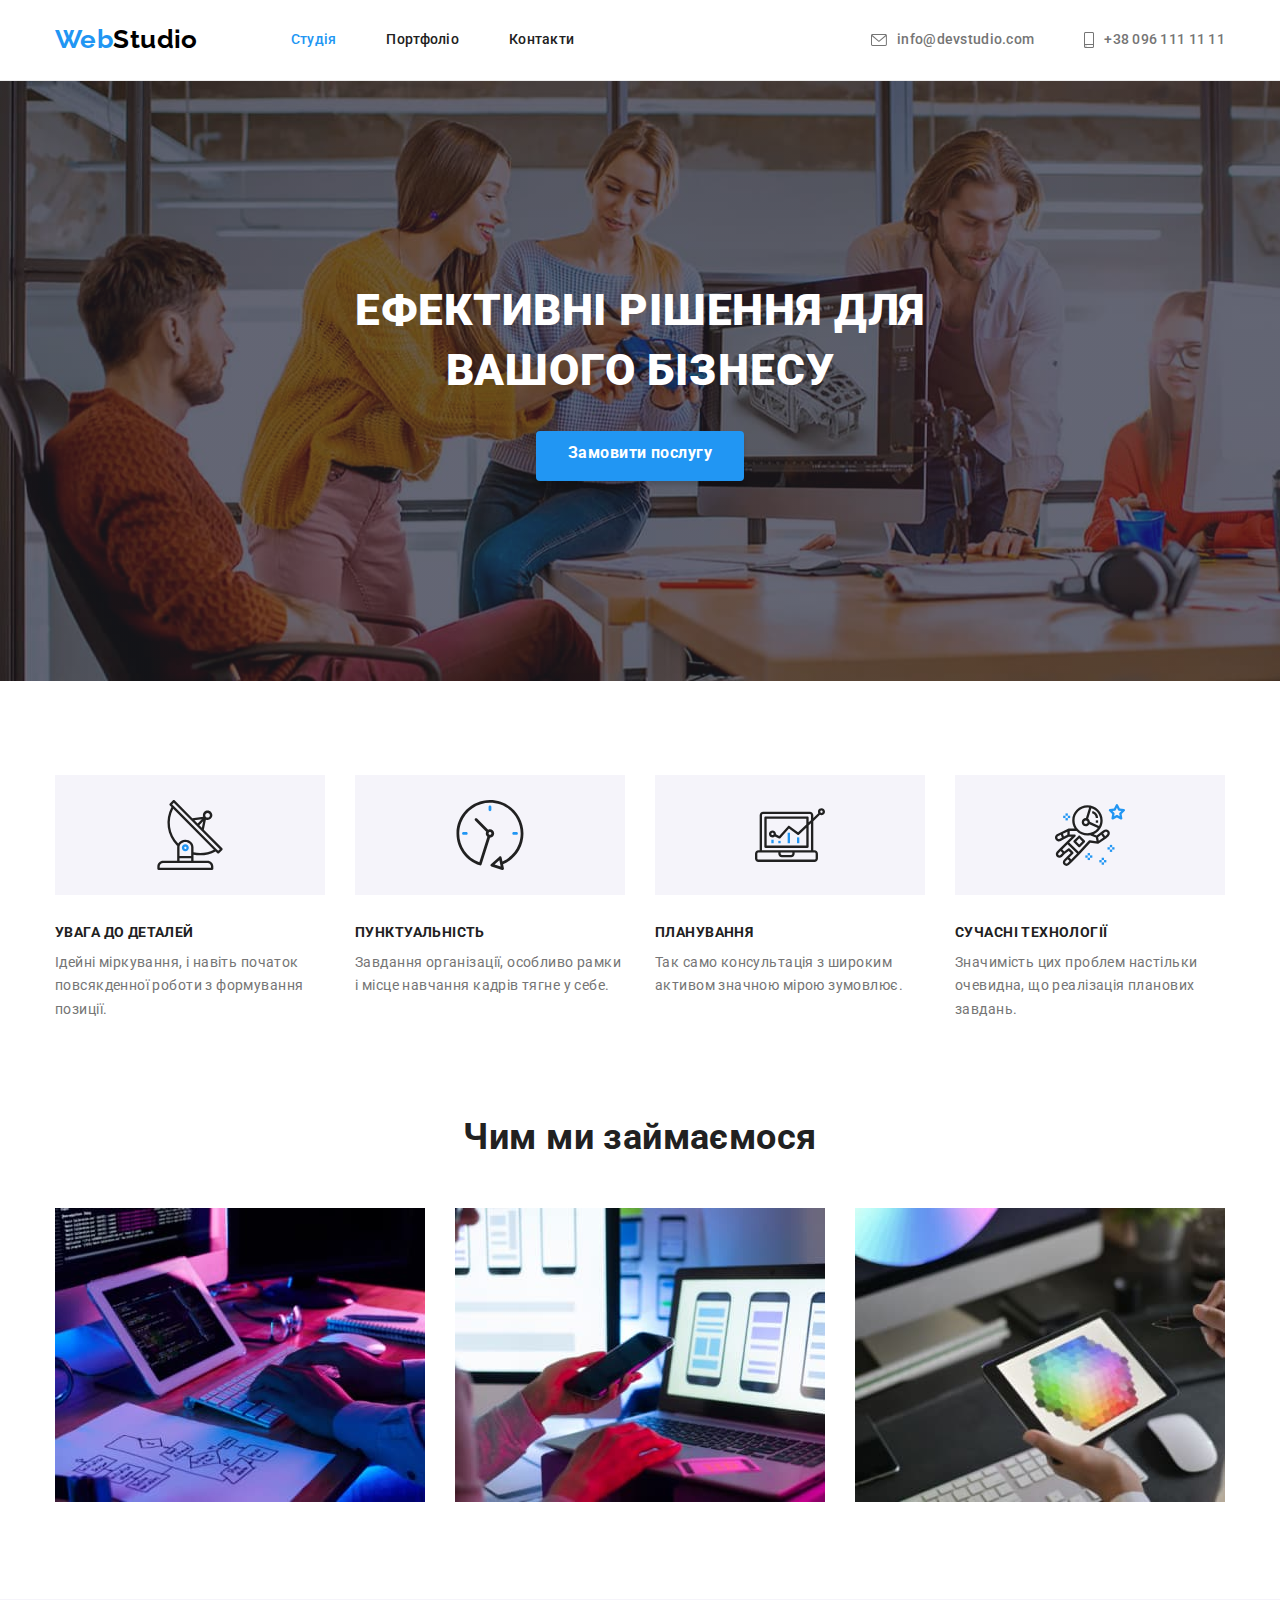
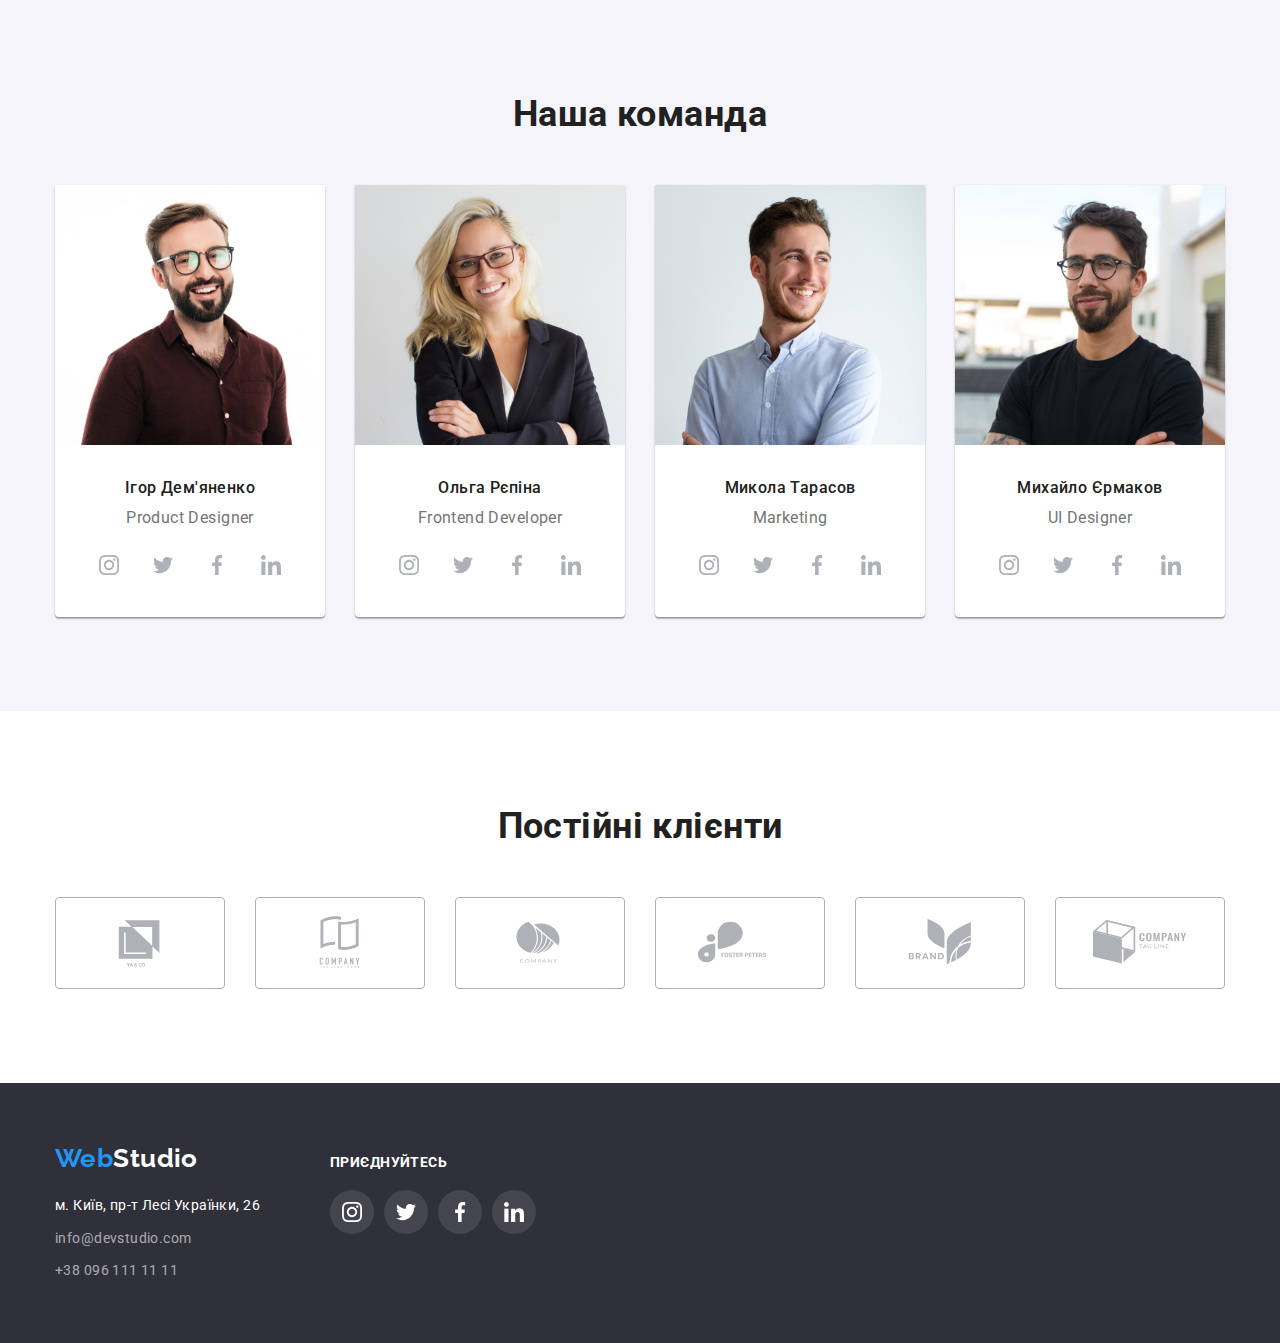
<file: index.html>
<!DOCTYPE html>
<html lang="uk">
<head>
    <meta charset="UTF-8">
    <meta http-equiv="X-UA-Compatible" content="IE=edge">
    <meta name="viewport" content="width=device-width, initial-scale=1.0">
    <link rel="preconnect" href="https://fonts.googleapis.com">
    <link rel="preconnect" href="https://fonts.gstatic.com" crossorigin>
    <link href="https://fonts.googleapis.com/css2?family=Raleway:wght@700&family=Roboto:wght@400;500;700;900&display=swap"
    rel="stylesheet">
    <link rel="stylesheet" href="https://cdnjs.cloudflare.com/ajax/libs/modern-normalize/1.1.0/modern-normalize.min.css">
    <link rel="stylesheet" href="./css/style.css">
    <title>Студiя</title>
           
</head>
<body>
    <!-- Шапка -->
<header class="header">
    <div class="container main-nav">
        <a href="" lang="en" class="logo"><span class="logo-span">Web</span>Studio</a>
        <nav>
            <ul class="site-nav">
                <li class="nav-item">
                    <a href="" class="link current">Студія</a>
                </li>
                <li class="nav-item">
                    <a href="./portfolio.html" class="link">Портфоліо</a>
                </li>
                <li class="nav-item">
                    <a href="" class="link">Контакти</a>
                </li>
            </ul>
        </nav>
            <ul class="contacts">
                <li class="contacts-item">
                    <a href="mailto:info@devstudio.com" class="link">
                        <svg class="icons" width="16" height="12">
                            <use href="./images/icons.svg#icon-envelope"></use>
                        </svg>
                        info@devstudio.com
                    </a>
                </li>
                <li class="contacts-item">
                    <a href="tel:+380961111111" class="link">
                        <svg class="icons" width="10" height="16">
                            <use href="./images/icons.svg#icon-phone"></use>
                        </svg>
                        +38 096 111 11 11
                    </a>
                </li>
            </ul>
    </div>
</header>
<main>
    <!-- Герой -->
    <section class="hero">
        <h1 class="hero-title">
            Ефективні рішення для вашого бізнесу
        </h1>
        <button type="button" class="hero button">Замовити послугу</button>
    </section>

    <!-- Особливості -->
    <section class="section features">
        <div class="container">
            <!-- <h2>Наші особливості</h2> -->
            <ul class="features-list">
                <li class="item antenna">
                    <h3 class="section-title">
                        Увага до деталей
                    </h3>
                    <p class="section-text">
                        Ідейні міркування, і навіть початок повсякденної роботи з формування позиції.
                    </p>
                </li>
                <li class="item clock">
                    <h3 class="section-title">
                        Пунктуальність
                    </h3>
                    <p class="section-text">
                        Завдання організації, особливо рамки і місце навчання кадрів тягне у себе.
                    </p>
                </li>
                <li class="item diagram">
                    <h3 class="section-title">
                        Планування
                    </h3>
                    <p class="section-text">
                        Так само консультація з широким активом значною мірою зумовлює.
                    </p>
                </li>
                <li class="item astronaut">
                    <h3 class="section-title">
                        Сучасні технології
                    </h3>
                    <p class="section-text">
                        Значимість цих проблем настільки очевидна, що реалізація планових завдань.
                    </p>
                </li>
            </ul>
        </div>
    </section>
    <!-- Чим ми займаємося -->
    <section class="section work">
        <div class="container">
            <h2 class="section-title">
                Чим ми займаємося
            </h2>
            <ul class="work-list">
                <li class="work-item">
                    <img src="./images/box1.jpg" alt="Разробка сайтів" width="370">
                </li>
                <li class="work-item">
                    <img src="./images/box2.jpg" alt="Мобільні додатки" width="370">
                </li>
                <li class="work-item">
                    <img src="./images/box.jpg" alt="Дизайн сайтів" width="370">
                </li>
            </ul>
        </div>
    </section>
    <!-- Наша команда -->
<section class="section team">
    <div class="container main-team">
            <h2 class="section-title">Наша команда</h2>
            <ul class="team-content">
                <li class="card">
                    <img src="./images/photo1.jpg" alt="Фото продакт-дизайнера" width="270" class="team-img">
                    <div class="signature">
                        <h3 class="section-title name">Ігор Дем'яненко</h3>
                        <p lang="en" class="section-text">Product Designer</p>
                        <ul class="social links">
                            <li>
                                <a href="https://instagram.com" class="logo-links" aria-label="Instagram link">
                                    <svg class="link-icon" width="20" height="20">
                                        <use href="./images/icons.svg#icon-instagram"></use>
                                    </svg>
                                </a>
                            </li>
                            <li>
                                <a href="https://twitter/com" class="logo-links" aria-label="Twitter link">
                                    <svg class="link-icon" width="20" height="20">
                                        <use href="./images/icons.svg#icon-twitter"></use>
                                    </svg>
                                </a>
                            </li>
                            <li>
                                <a href="https://facebook.com" class="logo-links" aria-label="Facebook link">
                                    <svg class="link-icon" width="20" height="20">
                                        <use href="./images/icons.svg#icon-facebook"></use>
                                    </svg>
                                </a>
                            </li>
                            <li>
                                <a href="https://linkedln.com" class="logo-links" aria-label="Linkedln link">
                                    <svg class="link-icon" width="20" height="20">   
                                        <use href="./images/icons.svg#icon-linkedin"></use>
                                    </svg>
                                </a>
                            </li>
                        </ul>
                    </div>
                    <li class="card">
                    <img src="./images/photo2.jpg" alt="Фото фронтенд розробника" width="270" class="team-img">
                    <div class="signature">
                        <h3 class="section-title name">Ольга Рєпіна</h3>
                        <p lang="en" class="section-text">Frontend Developer</p>
                        <ul class="social links">
                            <li class="links">
                                <a href="https://instagram.com" class="logo-links" aria-label="Instagram link">
                                    <svg class="link-icon" width="20" height="20">
                                        <use href="./images/icons.svg#icon-instagram"></use>
                                    </svg>
                                </a>
                            </li>
                            <li class="links">
                                <a href="https://twitter/com" class="logo-links" aria-label="Twitter link">
                                    <svg class="link-icon" width="20" height="20">
                                        <use href="./images/icons.svg#icon-twitter"></use>
                                    </svg>
                                </a>
                            </li>
                            <li class="links">
                                <a href="https://facebook.com" class="logo-links" aria-label="Facebook link">
                                    <svg class="link-icon" width="20" height="20">
                                        <use href="./images/icons.svg#icon-facebook"></use>
                                    </svg>
                                </a>
                            </li>
                            <li class="links">
                                <a href="https://linkedln.com" class="logo-links" aria-label="Linkedln link">
                                    <svg class="link-icon" width="20" height="20">   
                                        <use href="./images/icons.svg#icon-linkedin"></use>
                                    </svg>
                                </a>
                            </li>
                        </ul>
                    </div>
                </li>
                <li class="card">
                    <img src="./images/photo3.jpg" alt="Фото маркетолог" width="270" class="team-img">
                    <div class="signature">
                        <h3 class="section-title name">Микола Тарасов</h3>
                        <p lang="en" class="section-text">Marketing</p>
                        <ul class="social links">
                            <li class="links">
                                <a href="https://instagram.com" class="logo-links" aria-label="Instagram link">
                                    <svg class="link-icon" width="20" height="20">
                                        <use href="./images/icons.svg#icon-instagram"></use>
                                    </svg>
                                </a>
                            </li>
                            <li class="links">
                                <a href="https://twitter/com" class="logo-links" aria-label="Twitter link">
                                    <svg class="link-icon" width="20" height="20">
                                        <use href="./images/icons.svg#icon-twitter"></use>
                                    </svg>
                                </a>
                            </li>
                            <li class="links">
                                <a href="https://facebook.com" class="logo-links" aria-label="Facebook link">
                                    <svg class="link-icon" width="20" height="20">
                                        <use href="./images/icons.svg#icon-facebook"></use>
                                    </svg>
                                </a>
                            </li>
                            <li class="links">
                                <a href="https://linkedln.com" class="logo-links" aria-label="Linkedln link">
                                    <svg class="link-icon" width="20" height="20">   
                                        <use href="./images/icons.svg#icon-linkedin"></use>
                                    </svg>
                                </a>
                            </li>
                        </ul>
                     </div>
                </li>
                <li class="card">
                    <img src="./images/photo4.jpg" alt="Фото дизайнер інтерфейсу" width="270" class="team-img">
                    <div class="signature">
                        <h3 class="section-title name">Михайло Єрмаков</h3>
                        <p lang="en" class="section-text">UI Designer</p>
                        <ul class="social links">
                            <li class="links">
                                <a href="https://instagram.com" class="logo-links" aria-label="Instagram link">
                                    <svg class="link-icon" width="20" height="20">
                                        <use href="./images/icons.svg#icon-instagram"></use>
                                    </svg>
                                </a>
                            </li>
                            <li class="links">
                                <a href="https://twitter/com" class="logo-links" aria-label="Twitter link">
                                    <svg class="link-icon" width="20" height="20">
                                        <use href="./images/icons.svg#icon-twitter"></use>
                                    </svg>
                                </a>
                            </li>
                            <li class="links">
                                <a href="https://facebook.com" class="logo-links" aria-label="Facebook link">
                                    <svg class="link-icon" width="20" height="20">
                                        <use href="./images/icons.svg#icon-facebook"></use>
                                    </svg>
                                </a>
                            </li>
                            <li class="links">
                                <a href="https://linkedln.com" class="logo-links" aria-label="Linkedln link">
                                    <svg class="link-icon" width="20" height="20">   
                                        <use href="./images/icons.svg#icon-linkedin"></use>
                                    </svg>
                                </a>
                            </li>
                        </ul>
                    </div>
                </li>
            </ul>
        </div>
    </section>
    <!-- Наші клієнті -->
<section class="section clients">
    <div class="container">
        <h2 class="section-title">Постійні клієнти</h2>
        <ul class="clients-list">
            <li class="clients-item">
                <a href="" class="clients-link" aria-label="logo clients" >
                    <svg class="clients-logo" width="106" height="60">
                        <use href="./images/icons.svg#icon-logo1"></use>
                    </svg>
                </a>
            </li>
            <li class="clients-item">
                <a href="" class="clients-link" aria-label="logo clients" >
                    <svg class="clients-logo" width="106" height="60">
                        <use href="./images/icons.svg#icon-logo2"></use>
                    </svg>
                </a>
            </li>
            <li class="clients-item">
                <a href="" class="clients-link" aria-label="logo clients" >
                    <svg class="clients-logo" width="106" height="60">
                        <use href="./images/icons.svg#icon-logo3"></use>
                    </svg>
                </a>
            </li>
            <li class="clients-item">
                <a href="" class="clients-link" aria-label="logo clients" >
                    <svg class="clients-logo" width="106" height="60">
                        <use href="./images/icons.svg#icon-logo4"></use>
                    </svg>
                </a>
            </li>
            <li class="clients-item">
                <a href="" class="clients-link" aria-label="logo clients" >
                    <svg class="clients-logo" width="106" height="60">
                        <use href="./images/icons.svg#icon-logo5"></use>
                    </svg>
                </a>
            </li>
            <li class="clients-item">
                <a href="" class="clients-link" aria-label="logo clients" >
                    <svg class="clients-logo" width="106" height="60">
                        <use href="./images/icons.svg#icon-logo6"></use>
                    </svg>
                </a>
            </li>
        </ul>
    </div>
</section>
</main>
<!-- Підвал -->
<footer class="footer">
    <div class="container main-footer">
        <div class="address">
            <a href="" lang="en" class="logo"><span class="logo-span">Web</span>Studio</a>
            <address>
                <ul class="footer-list">
                    <li class="item">
                        <a href="https://goo.gl/maps/m64y1JkBQXQQ6rqV6" target="_blank" class="link adr">
                            м. Київ, пр-т Лесі Українки, 26</a>
                    </li>
                    <li class="item">
                        <a href="mailto:info@devstudio.com" class="link">info@devstudio.com</a>
                    </li>
                    <li class="item">
                        <a href="tel:+380961111111" class="link">+38 096 111 11 11</a>
                    </li>
                </ul>
            </address>
        </div>
        <div class="join">
        <p class="title">Приєднуйтесь</p>
            <ul class="social links">
                <li class="links">
                    <a href="https://instagram.com" class="logo-links" aria-label="Instagram link">
                        <svg class="link icon" width="20" height="20">
                            <use href="./images/icons.svg#icon-instagram"></use>
                        </svg>
                    </a>
                </li>
                <li class="links">
                    <a href="https://twitter/com" class="logo-links" aria-label="Twitter link">
                        <svg class="link icon" width="20" height="20">
                            <use href="./images/icons.svg#icon-twitter"></use>
                        </svg>
                    </a>
                </li>
                <li class="links">
                    <a href="https://facebook.com" class="logo-links" aria-label="Facebook link">
                        <svg class="link icon" width="20" height="20">
                            <use href="./images/icons.svg#icon-facebook"></use>
                        </svg>
                    </a>
                </li>
                <li class="links">
                    <a href="https://linkedln.com" class="logo-links" aria-label="Linkedln link">
                        <svg class="link icon" width="20" height="20">   
                            <use href="./images/icons.svg#icon-linkedin"></use>
                        </svg>
                    </a>
                </li>
            </ul>
        </div>
    </div>
</footer>     
</body>
</html>
</file>
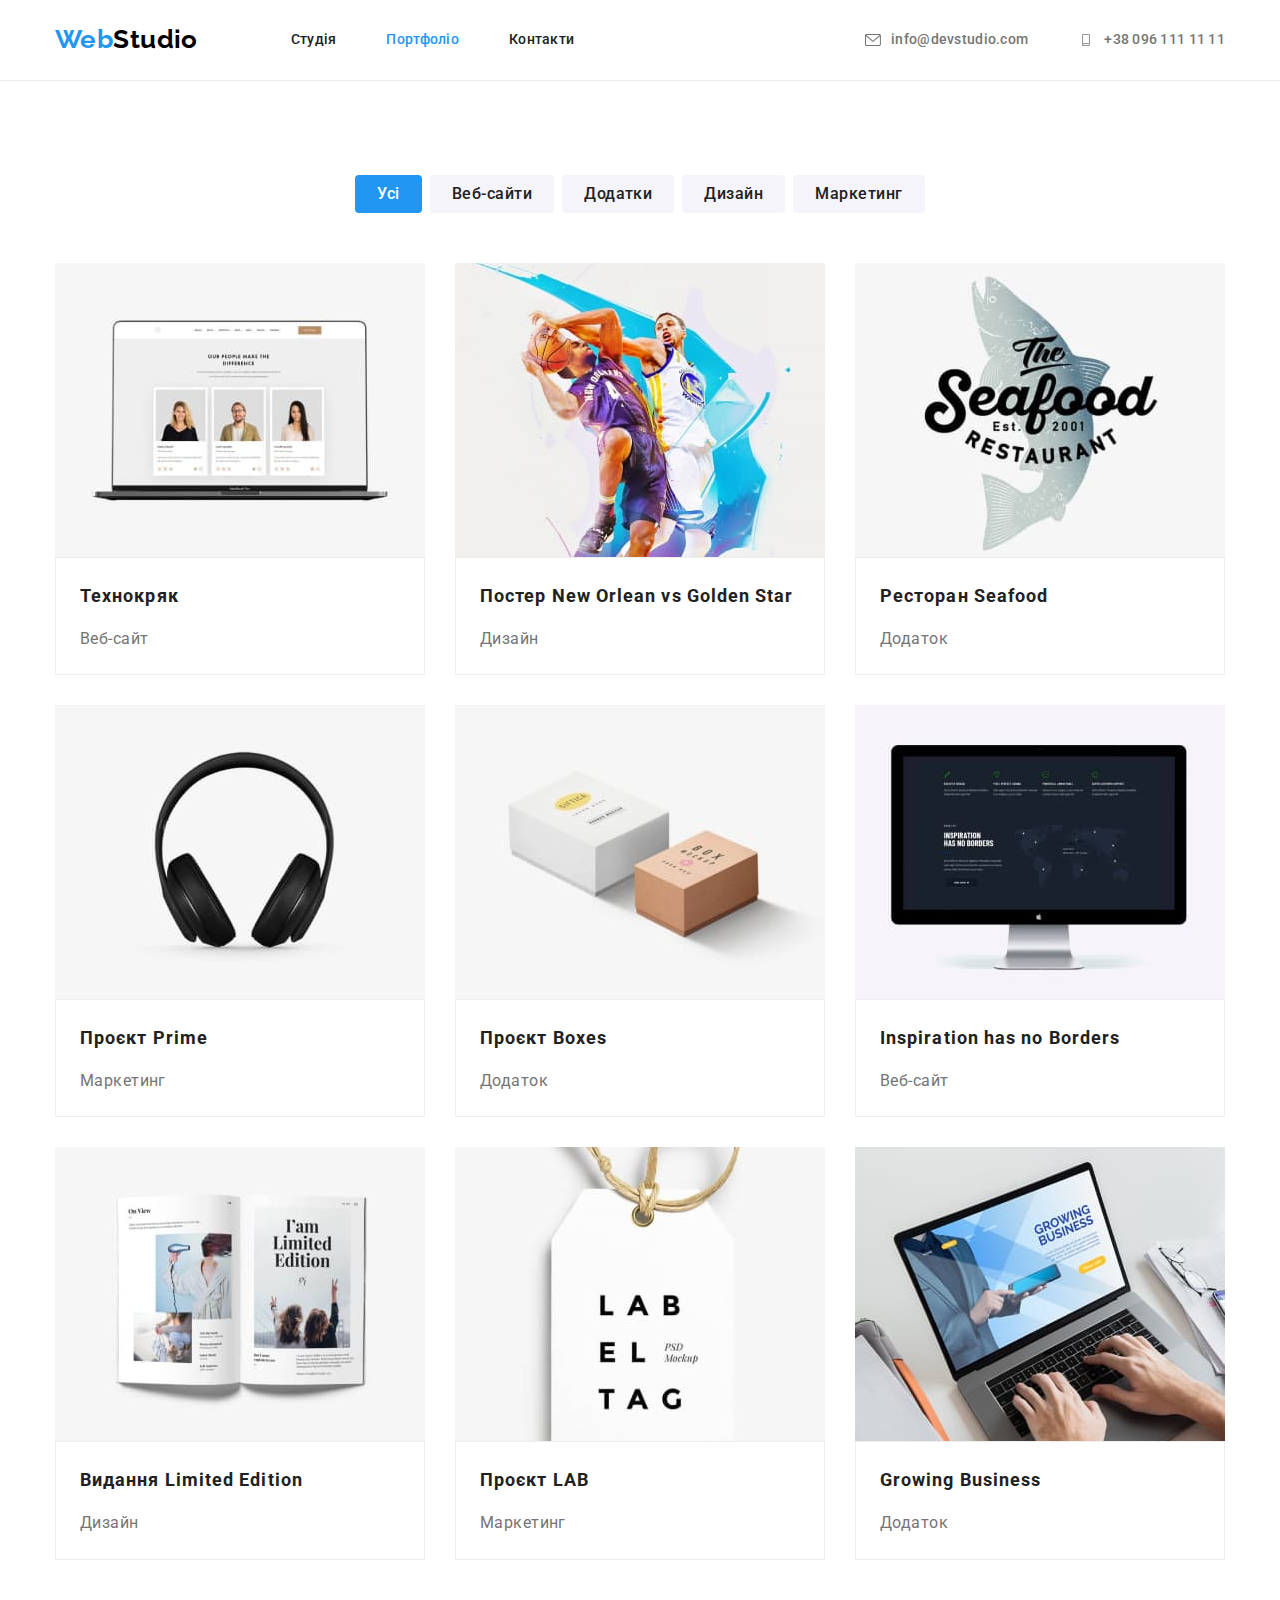
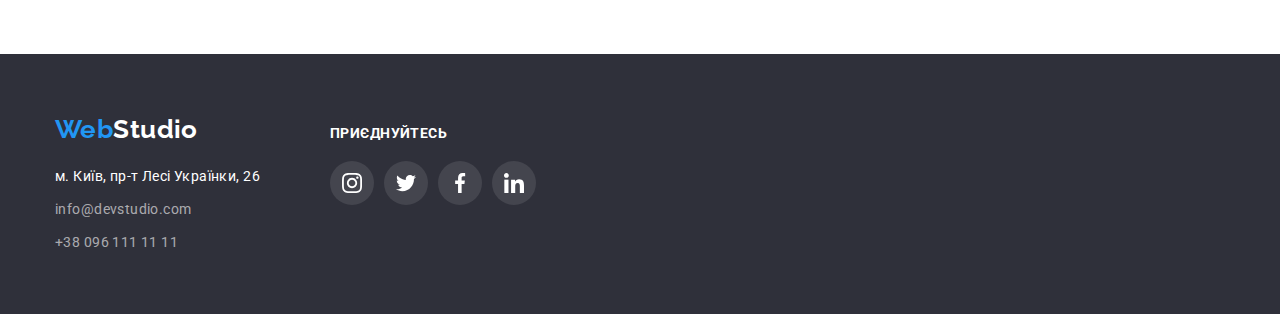
<file: portfolio.html>
<!DOCTYPE html>
<html lang="uk">
<head>
    <meta charset="UTF-8">
    <meta http-equiv="X-UA-Compatible" content="IE=edge">
    <meta name="viewport" content="width=device-width, initial-scale=1.0">
    <link rel="preconnect" href="https://fonts.googleapis.com">
    <link rel="preconnect" href="https://fonts.gstatic.com" crossorigin>
    <link href="https://fonts.googleapis.com/css2?family=Raleway:wght@700&family=Roboto:wght@400;500;700;900&display=swap"
    rel="stylesheet">
    <link rel="stylesheet" href="https://cdnjs.cloudflare.com/ajax/libs/modern-normalize/1.1.0/modern-normalize.min.css">
    <link rel="stylesheet" href="./css/style.css">
    <title>Портфоліо</title>
    
</head>
<body>
    <!-- Шапка -->
<header class="header">
    <div class="container main-nav">
        <a href="" lang="en" class="logo"><span class="logo-span">Web</span>Studio</a>
        <nav>
            <ul class="site-nav">
                <li class="nav-item">
                    <a href="./index.html" class= "link">Студія</a>
                </li>
                <li class="nav-item">
                    <a href="" class="link current">Портфоліо</a>
                </li>
                <li class="nav-item">
                    <a href="" class="link">Контакти</a>
                </li>
            </ul>
        </nav>
        <ul class="contacts">
            <li class="contacts-item">
                <a href="mailto:info@devstudio.com" class="link">
                    <svg class="icons" width="16" height="12">
                        <use href="./images/icons.svg#icon-envelope"></use>
                    </svg>
                    info@devstudio.com
                </a>
            </li>
            <li class="contacts-item">
                <a href="tel:+380961111111" class="link">
                    <svg class="icons" width="16" height="12">
                        <use href="./images/icons.svg#icon-phone"></use>
                    </svg>
                    +38 096 111 11 11
                 </a>
            </li>
        </ul>
    </div>
</header>
    <!-- Наші проекти -->
<main>
    <section class="section port">
        <!-- <h1>Портфоліо</h1> -->
    <div class="container progect">
        <ul class="port-nav">
            <li class="item">
                <button type="button" class="port button primery">Усі</button>
            </li>
            <li class="item">
                <button type="button" class="port button secondary">Веб-сайти</button>
            </li>
            <li class="item">
                <button type="button" class="port button">Додатки</button>
            </li>
            <li class="item">
                <button type="button" class="port button">Дизайн</button>
            </li>
            <li class="item">
                <button type="button" class="port button">Маркетинг</button>
            </li>
        </ul> 
        <ul class="group">
            <li>
                <a href="" class="port-group">
                <img src="./images/project.jpg" alt="Ноутбук" width="370" height="294" class="port-img">
                <div class="border-group">
                    <h2 class="section-title group">Технокряк</h2>
                    <p class="section-text group">Веб-сайт</p>
                </div>
            </a>
            </li>
            <li>
                <a href="" class="port-group">
                <img src="./images/project1.jpg" alt="Два баскетболіста" width="370" height="294" class="port-img">
                <div class="border-group">
                    <h2 class="section-title group">Постер New Orlean vs Golden Star</h2>
                    <p class="section-text group">Дизайн</p>
                </div>
            </a>
            </li>
            <li>
                <a href="" class="port-group">
                <img src="./images/project2.jpg" alt="Логотип ресторану" width="370" height="294" class="port-img">
                <div class="border-group">
                    <h2 class="section-title group">Ресторан Seafood</h2>
                    <p class="section-text group">Додаток</p>
                </div>
            </a>
            </li>
            <li>
                <a href="" class="port-group">
                <img src="./images/project3.jpg" alt="Навушники" width="370" height="294" class="port-img">
                <div class="border-group">
                    <h2 class="section-title group">Проєкт Prime</h2>
                    <p class="section-text group">Маркетинг</p>
                </div>
            </a>
            </li>
            <li>
                <a href="" class="port-group">
                <img src="./images/project4.jpg" alt="Дві коробки" width="370" height="294" class="port-img">
                <div class="border-group">
                    <h2 class="section-title group">Проєкт Boxes</h2>
                    <p class="section-text group">Додаток</p>
                </div>
            </a>
            </li>
            <li>
                <a href="" class="port-group">
                <img src="./images/project5.jpg" alt="Монітор" width="370" height="294" class="port-img">
                <div class="border-group">
                    <h2 class="section-title group">Inspiration has no Borders</h2>
                    <p class="section-text group">Веб-сайт</p>
                </div>
            </a>
            </li>
            <li>
                <a href="" class="port-group">
                <img src="./images/project6.jpg" alt="Відкрита книга" width="370" height="294" class="port-img">
                <div class="border-group">
                    <h2 class="section-title group">Видання Limited Edition</h2>
                    <p class="section-text group">Дизайн</p>
                </div>
            </a>
            </li>
            <li>
                <a href="" class="port-group">
                <img src="./images/project7.jpg" alt="Етикетка" width="370" height="294" class="port-img">
                <div class="border-group">
                    <h2 class="section-title group">Проєкт LAB</h2>
                    <p class="section-text group">Маркетинг</p>
                </div>
            </a>
            </li>
            <li>
                <a href="" class="port-group">
                <img src="./images/project8.jpg" alt="Працюючий ноутбук" width="370" height="294" class="port-img">
                <div class="border-group">
                    <h2 class="section-title group">Growing Business</h2>
                    <p class="section-text group">Додаток</p>
                </div>
            </a>
            </li>
        </ul>
    </div>
</section>
</main>   
<!-- Підвал -->
 <footer class="footer">
    <div class="container main-footer">
        <div class="address">
            <a href="" lang="en" class="logo"><span class="logo-span">Web</span>Studio</a>
            <address>
                <ul class="footer-list">
                    <li class="item">
                        <a href="https://goo.gl/maps/m64y1JkBQXQQ6rqV6" target="_blank" class="link adr">
                            м. Київ, пр-т Лесі Українки, 26
                        </a>
                    </li>
                    <li class="item">
                        <a href="mailto:info@devstudio.com" class="link">info@devstudio.com</a>
                    </li>
                    <li class="item">
                        <a href="tel:+380961111111" class="link">+38 096 111 11 11</a>
                    </li>
                </ul>
            </address>
        </div>
        <div class="join">
            <p class="title">Приєднуйтесь</p>
            <ul class="social links">
                <li class="links">
                    <a href="https://instagram.com" class="logo-links" aria-label="Instagram link">
                        <svg class="link icon" width="20" height="20">
                            <use href="./images/icons.svg#icon-instagram"></use>
                        </svg>
                    </a>
                </li>
                <li class="links">
                    <a href="https://twitter.com" class="logo-links" aria-label="Twitter link">
                        <svg class="link icon" width="20" height="20">
                            <use href="./images/icons.svg#icon-twitter"></use>
                        </svg>
                    </a>
                </li>
                <li class="links">
                    <a href="https://facebook.com" class="logo-links" aria-label="Facebook link">
                        <svg class="link icon" width="20" height="20">
                            <use href="./images/icons.svg#icon-facebook"></use>
                        </svg>
                    </a>
                </li>
                <li class="links">
                    <a href="https://linkedln.com" class="logo-links" aria-label="Linkedln link">
                        <svg class="link icon" width="20" height="20">   
                            <use href="./images/icons.svg#icon-linkedin"></use>
                        </svg>
                    </a>
                </li>
            </ul>
        </div>
    </div>
</footer>
</body>
</html>
</file>
<file: css/style.css>
:root {
    --primery-text-color: #212121;
    --text-color: #757575;
    --accent-color: #2196F3;
    --white-color: #ffffff;
    --black-color: #000000;
    --button-accent-color: #188CE8;
    --background-color-first:  #F5F4FA;
    --header-color-line: #ECECEC;
    --background-color-footer: #2F303A;
    --border-color-portfolio: #EEEEEE;
    --color-icon: #AFB1B8;
}

body {
    background-color: var(--white-color);
    color: var(--primery-text-color);
    font-family: 'Roboto', sans-serif;
    letter-spacing: 0.03em;
    font-size: 14px;
    font-style: normal;
}

ul {
    padding: 0;
    margin: 0;
    list-style: none;
}

.link {    
    text-decoration: none;
}

.container {
    padding-left: 15px;
    padding-right: 15px;
    margin: 0 auto;

    width: 1200px;
}

/* Шапка */
.header {
    border-bottom: 1px solid var(--header-color-line);
}

.main-nav {
    display: flex;
    align-items: center;
}

/* Logo */
.logo {
    font-weight: 700;
    font-size: 26px;
    line-height: 1.2;
    text-decoration: none;
    font-family: 'Raleway', sans-serif;
}

.header .logo {
    color: var(--black-color);
}

.logo-span {
     color: var(--accent-color);
}

.logo:hover,
.logo:focus {
    color: var(--accent-color);
}

/* Навігація, контакти */
.site-nav {
    display: flex;
    margin-left: 93px;
}

.contacts {
    display: flex;
    margin-left: auto;
}

.site-nav .nav-item + .nav-item,
.contacts .contacts-item + .contacts-item {
    margin-left: 50px;
}

/* Другий варіант відступу
.site-nav .nav-item:not(:last-child) {
    margin-right: 50px;
} */

.site-nav .link,
.contacts .link {
    padding-top: 32px;
    padding-bottom: 32px;

    font-weight: 500;
    font-size: 14px;
    line-height: 1.14;
    letter-spacing: 0.02em;
}

.site-nav .link {
    display: block;     
    color: var(--primery-text-color);
}

.contacts .link {
    display: block;
    color: var(--text-color);
}

.site-nav .link.current {
    color: var(--accent-color);
}


/* Icons */
.contacts .link{
    display: flex;
    align-items: center;

    fill: var(--text-color);
}

.icons {    
    margin-right: 10px;
}

.contacts .link:hover,
.contacts .link:focus {
    color: var(--accent-color);
    fill: var(--accent-color);
}
 
/* Герой */
.hero {
    text-align: center;
    padding-top: 200px;
    padding-bottom: 200px;
    margin-left: auto;
    margin-right: auto;
    max-width: 1600px;

    letter-spacing: 0.06em;
    color: var(--white-color);
    background-color: var(--background-color-footer);
    background-image: linear-gradient(rgba(47, 48, 58, 0.4), 
    rgba(47, 48, 58, 0.4)), url(../images/hero.jpg);
}

.hero-title {
    margin: 0 auto 30px;

    width: 696px;
    font-weight: 900;
    font-size: 44px;
    line-height: 1.36;
    text-transform: uppercase;
}

/* Кнопка */
 .hero.button {
    padding: 7px 32px 13px 32px;

    font-family: inherit;
    font-weight: 700;
    font-size: 16px;
    line-height: 1.88;
    letter-spacing: 0.03em;
    background-color: var(--accent-color);
    
    border-radius: 4px;
    border-style: none;
    box-shadow: 0px 4px 4px rgba(0, 0, 0, 0.15);
    background-image: none;
}

.hero.button:hover,
.hero.button:focus {
    color:var(--white-color);
    background-color: var(--button-accent-color);
    cursor: pointer;
}

/* Особливості */
 .section.features {
    padding-top: 94px;
    padding-bottom: 94px;     
} 

.features-list {
    display: flex;
}

.features-list .item + .item {
    margin-left: 30px;
}

.features-list .item{
    width: 270px;
}

/* before */
.features-list .item::before {
    display: block;
    content:"";
    height: 120px;
    margin-bottom: 30px;
    background-size: auto;
    background-repeat: no-repeat;
    background-position: center;
    background-color: var(--background-color-first);
}

.antenna::before {
    background-image: url(../images/antenna.svg);
}

.clock::before {
    background-image: url(../images/clock.svg);
}

.diagram::before {
    background-image: url(../images/diagram.svg);
}

.astronaut::before {
    background-image: url(../images/astronaut.svg);
}


.section-title {
    margin-top: 0;
    margin-bottom: 10px;
    text-align: center;

    font-weight: 700;
    font-size: 36px;
    line-height: 1.17;
}

.features .section-title {
    text-align: start;

    font-size: 14px;
    line-height: 1.14;
    text-transform: uppercase;
}

.section-text {
    margin-top: 0;
    margin-bottom: 0;

    font-weight: 400;
    font-size: 14px;
    line-height: 1.7;
    color: var(--text-color);
}

/* Чим ми займаємося? */
.section.work {
    margin-bottom: 94px;
}

.work-list {
    display: flex;
}

.work-list .work-item + .work-item {
    margin-left: 30px;
}
 
.work .section-title {
    margin-bottom: 50px;
}   


/* Наша команда */
.section.team {
    background-color: var(--background-color-first);
}

.main-team>.section-title {
    padding-top: 94px;
    margin-bottom: 50px;
}

.team-content {
    display: flex;
    padding-bottom: 94px;
}

.card {
    background-color: var(--white-color);
    box-shadow: 0px 1px 3px rgba(0, 0, 0, 0.12), 0px 1px 1px rgba(0, 0, 0, 0.14), 0px 2px 1px rgba(0, 0, 0, 0.2);
    border-radius: 0px 0px 4px 4px;
}

.team-content .card + .card {
    margin-left: 30px;
}

.signature {
    padding: 30px 32px;
}

.section-title.name {
    text-align: center;

    font-weight: 500;
    font-size: 16px;
    line-height: 1.19;
}

.team .section-text {
    text-align: center;
    margin-bottom: 16px;

    font-size: 16px;
    line-height: 1.19;
}

 /* соціальні мережі */

.social.links {
    display: flex;
    align-items: center;
    
    height: 44px;
    width: 206px;
}

.social.links>li:not(:last-child) {
    margin-right: 10px;
}

.social.links .logo-links {
    display: flex;
    align-items: center;
    justify-content: center;
    background-repeat: no-repeat;
    background-position: center;

    width: 44px;
    height: 44px;
    border-radius: 50%;
    background-size: 20px;
}

.social.links .link-icon {
    display: inline-block;
    fill: var(--color-icon);
}

.social.links .logo-links:hover,
.social.links .logo-links:focus {
    background-color: var(--accent-color);
}

.social.links .logo-links:hover>.link-icon, 
.social.links .logo-links:focus>.link-icon {
    fill: var(--white-color);
}  
 

/* Наші клієнти */
.clients .container {
    padding-top: 94px;
    padding-bottom: 94px;
}

.clients .section-title {
    margin-bottom: 50px;
    
}
.clients-list {
    display: flex;
}

.clients-list .clients-item + .clients-item {
    margin-left: 30px;
}

/* .clients-item {
    display: flex;
    align-items: center;
    justify-content: center;
    width: 170px;
    height: 92px;
    border: 1px solid var(--color-icon);
    border-radius: 4px;
} */

.clients-list .clients-logo{
    display: inline-block;
    fill: var(--color-icon);
}

.clients-link {
    display: flex;
    align-items: center;
    justify-content: center;

    width: 170px;
    height: 92px;
    border: 1px solid var(--color-icon);
    border-radius: 4px;  
}

.clients-link:hover,
.clients-link:focus {
    fill: var(--accent-color);
    border-color: var(--accent-color);
}

.clients-link:hover>.clients-logo,
.clients-link:focus>.clients-logo{
    fill: var(--accent-color);
}


/* Підвал */
.main-footer {
    display: flex;
    align-items: baseline;
}

.footer {
    padding-top: 60px;
    padding-bottom: 60px;

    background-color: var(--background-color-footer);
}

.footer-list {
    margin-top: 20px;
}

.footer-list .item:not(:last-child) {
    margin-bottom: 9px;
}

.logo {
    color: var(--white-color);
}

.footer .link {
    font-style: normal;
    line-height: 1.7;
    color: rgba(255, 255, 255, 0.6);
}

.link.adr {
    color: var(--white-color);
}

.link:hover,
.link:focus {
    color: var(--accent-color);
}

/* Приєднуйтесь */

.main-footer .join {
    display: flex;
    flex-direction: column;
    
    width: 206px;
    min-height: 80px;
    margin-left: 70px;
}

.title {
    text-align: left;
    margin-top: 0;
    margin-bottom: 20px;
    

    
    font-weight: 700;
    text-transform: uppercase;
    color: var(--white-color);
}

.join .logo-links {
    display: inline-block;
    border-radius: 50%;
    background: rgba(255, 255, 255, 0.1);
}

.logo-links>.link.icon {
    fill: var(--white-color);
}

.join .logo-links:hover,
.join .logo-links:focus {
    background-color: var(--accent-color);
}



/* /////////////////////////////////// */

 /* Портфоліо */

.section.port {
    padding-top: 94px;
    padding-bottom: 94px;
}

 /* port-nav */
.container.progect .port-nav {
    margin-bottom: 50px;    
}

.port-nav {
    display: flex;
    justify-content: center;
}

.port-nav .item + .item {
    margin-left: 8px;
}
 
.port.button {
    padding: 6px 22px;
    text-align: center;

    font-family: inherit;
    font-weight: 500;
    font-size: 16px;
    line-height: 1.6;
    letter-spacing: 0.03em;
    color: var(--primery-text-color);
    background-color: var(--background-color-first);
    
    border-radius: 4px;
    border-style: inherit;
}

.port.button.primery {
    color: var(--white-color);
    background-color: #2196F3;
}

.port.button:hover,
.port.button:focus {
    color: var(--white-color);
    background-color: var(--accent-color);
    box-shadow: 0px 3px 1px rgba(0, 0, 0, 0.1),
    0px 1px 2px rgba(0, 0, 0, 0.08), 0px 2px 2px rgba(0, 0, 0, 0.12);
    cursor: pointer;
}

/*  group */
.group {
    display: flex;
    flex-wrap: wrap;
    gap: 30px;
}

.port-group {
    display: block;
    text-decoration: none;
    width: 370px;
 }

.port-group:hover {
    box-shadow: 0px 1px 1px rgba(0, 0, 0, 0.12), 
    0px 4px 4px rgba(0, 0, 0, 0.06), 
    1px 4px 6px rgba(0, 0, 0, 0.16);
}

.border-group{
    padding: 20px 24px;
    background: var(--white-color);
    border: 1px solid var(--border-color-portfolio);
}

.port {
    margin-top: 0;
    margin-bottom: 0;
    padding-left: 0;
} 

.port-img {
    display: block;
} 

.section-title.group {
    padding-top: 0;
    font-weight: 700;
    font-size: 18px;
    line-height: 2;
    letter-spacing: 0.06em;
    color: var(--primery-text-color);
}

.section-text.group {
    font-size: 16px;
    line-height: 1.9;
}
</file>
